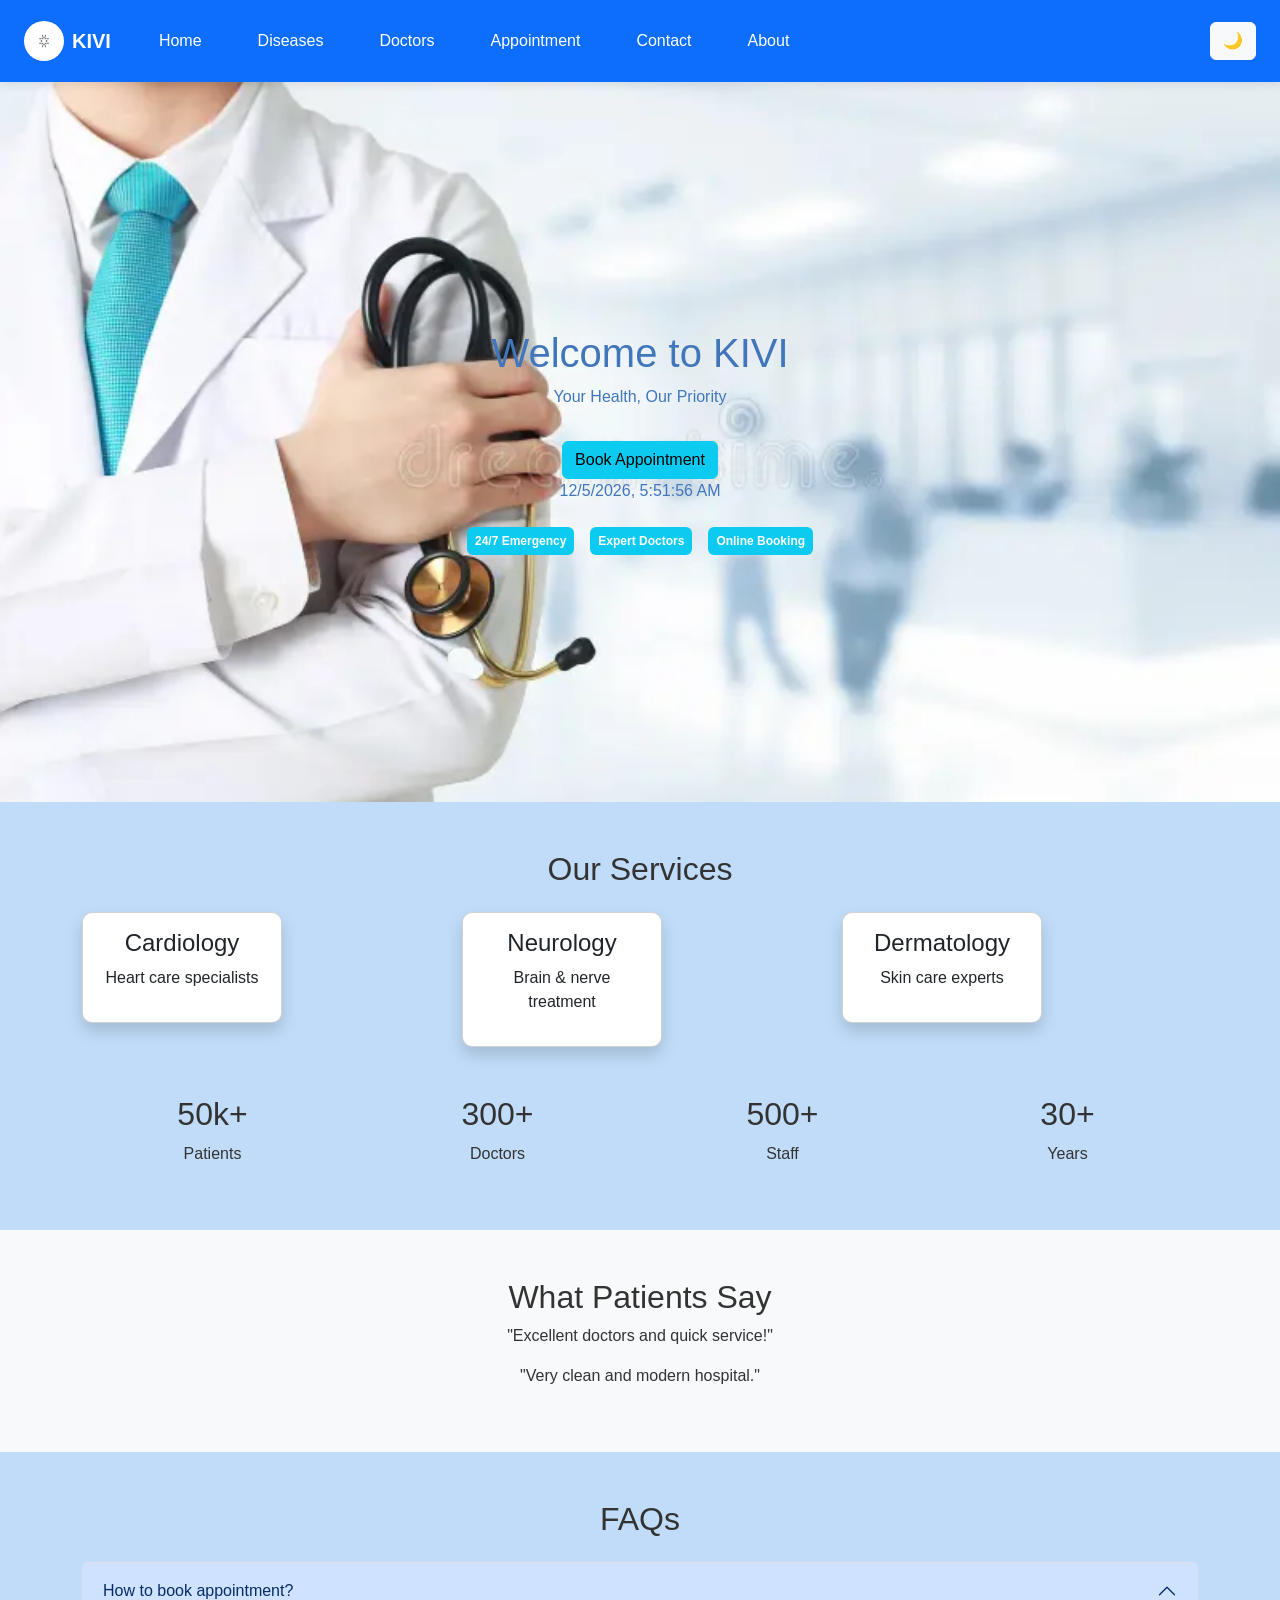
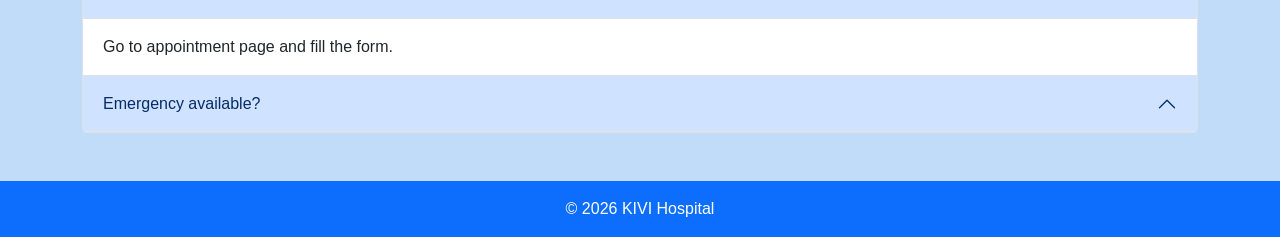
<file: index.html>
<!DOCTYPE html>
<html lang="en">
<head>
<meta charset="UTF-8">
<meta name="viewport" content="width=device-width, initial-scale=1.0">

<title>Kivi Hospital</title>

<!-- Bootstrap -->
<link href="https://cdn.jsdelivr.net/npm/bootstrap@5.3.2/dist/css/bootstrap.min.css" rel="stylesheet">
<link rel="stylesheet" href="style.css">

</head>

<body>

<!-- NAVBAR -->
<nav class="navbar navbar-expand-lg navbar-dark bg-primary px-4">

  <a class="navbar-brand d-flex align-items-center gap-2" href="#">
    <img src="logo.jpg" width="40" height="40">
    <span class="fw-bold">KIVI</span>
  </a>

  <button class="navbar-toggler" data-bs-toggle="collapse" data-bs-target="#nav">
    <span class="navbar-toggler-icon"></span>
  </button>

  <div class="collapse navbar-collapse justify-content-center" id="nav">
    <ul class="navbar-nav gap-3">
      <li><a class="nav-link active" href="index.html">Home</a></li>
      <li><a class="nav-link" href="diseases.html">Diseases</a></li>
      <li><a class="nav-link" href="doctors.html">Doctors</a></li>
      <li><a class="nav-link" href="appointment.html">Appointment</a></li>
      <li><a class="nav-link" href="contact.html">Contact</a></li>
      <li><a class="nav-link" href="about.html">About</a></li>
    </ul>
    <button onclick="toggleTheme()" class="btn btn-light ms-auto">
  🌙
</button>

  </div>

</nav>

<!-- HERO -->
<section class="hero">
  <div class="container">
    <h1>Welcome to KIVI</h1>
    <p>Your Health, Our Priority</p>

    <a href="appointment.html" class="btn btn-info mt-3">Book Appointment</a>
    <p id="dateTime"></p>
    <!-- Highlights -->
    <div class="mt-4 d-flex justify-content-center gap-3 flex-wrap">
      <span class="badge bg-info p-2">24/7 Emergency</span>
      <span class="badge bg-info p-2">Expert Doctors</span>
      <span class="badge bg-info p-2">Online Booking</span>
    </div>

  </div>
</section>

<!-- SERVICES -->
<section class="container text-center my-5">
  <h2>Our Services</h2>
  <div class="row mt-4">

    <div class="col-md-4">
      <div class="card p-3 shadow">
        <h4>Cardiology</h4>
        <p>Heart care specialists</p>
      </div>
    </div>

    <div class="col-md-4">
      <div class="card p-3 shadow">
        <h4>Neurology</h4>
        <p>Brain & nerve treatment</p>
      </div>
    </div>

    <div class="col-md-4">
      <div class="card p-3 shadow">
        <h4>Dermatology</h4>
        <p>Skin care experts</p>
      </div>
    </div>

  </div>
</section>

<!-- STATS -->
<section class="container text-center my-5">
  <div class="row">

    <div class="col-md-3">
      <h2 id="patients">50k+</h2>
      <p>Patients</p>
    </div>

    <div class="col-md-3">
      <h2 id="doctorsCount">300+</h2>
      <p>Doctors</p>
    </div>

    <div class="col-md-3">
      <h2 id="staff">500+</h2>
      <p>Staff</p>
    </div>

    <div class="col-md-3">
      <h2 id="years">30+</h2>
      <p>Years</p>
    </div>

  </div>
</section>

<!-- TESTIMONIALS -->
<section class="bg-light text-center p-5">
  <h2>What Patients Say</h2>
  <p>"Excellent doctors and quick service!"</p>
  <p>"Very clean and modern hospital."</p>
</section>

<!-- FAQ -->
<section class="container my-5">
  <h2 class="text-center mb-4">FAQs</h2>

  <div class="accordion" id="faq">

    <div class="accordion-item">
      <button class="accordion-button" data-bs-toggle="collapse" data-bs-target="#q1">
        How to book appointment?
      </button>
      <div id="q1" class="collapse show">
        <div class="accordion-body">
          Go to appointment page and fill the form.
        </div>
      </div>
    </div>

    <div class="accordion-item">
      <button class="accordion-button" data-bs-toggle="collapse" data-bs-target="#q2">
        Emergency available?
      </button>
      <div id="q2" class="collapse">
        <div class="accordion-body">
          Yes, 24/7 emergency service.
        </div>
      </div>
    </div>

  </div>
</section>

<!-- FOOTER -->
<footer class="bg-primary text-white text-center p-3">
  © 2026 KIVI Hospital
</footer>

<!-- Bootstrap JS -->
<script src="https://cdn.jsdelivr.net/npm/bootstrap@5.3.2/dist/js/bootstrap.bundle.min.js"></script>
<script>
function toggleTheme(){
  document.body.classList.toggle("dark");

  // Save preference
  if(document.body.classList.contains("dark")){
    localStorage.setItem("theme","dark");
  } else {
    localStorage.setItem("theme","light");
  }
}

// Load saved theme
window.onload = function(){
  if(localStorage.getItem("theme") === "dark"){
    document.body.classList.add("dark");
  }
}
function showTime(){
  let now = new Date();
  document.getElementById("dateTime").innerText = now.toLocaleString();
}

setInterval(showTime, 1000);


</script>


</body>
</html>
</file>
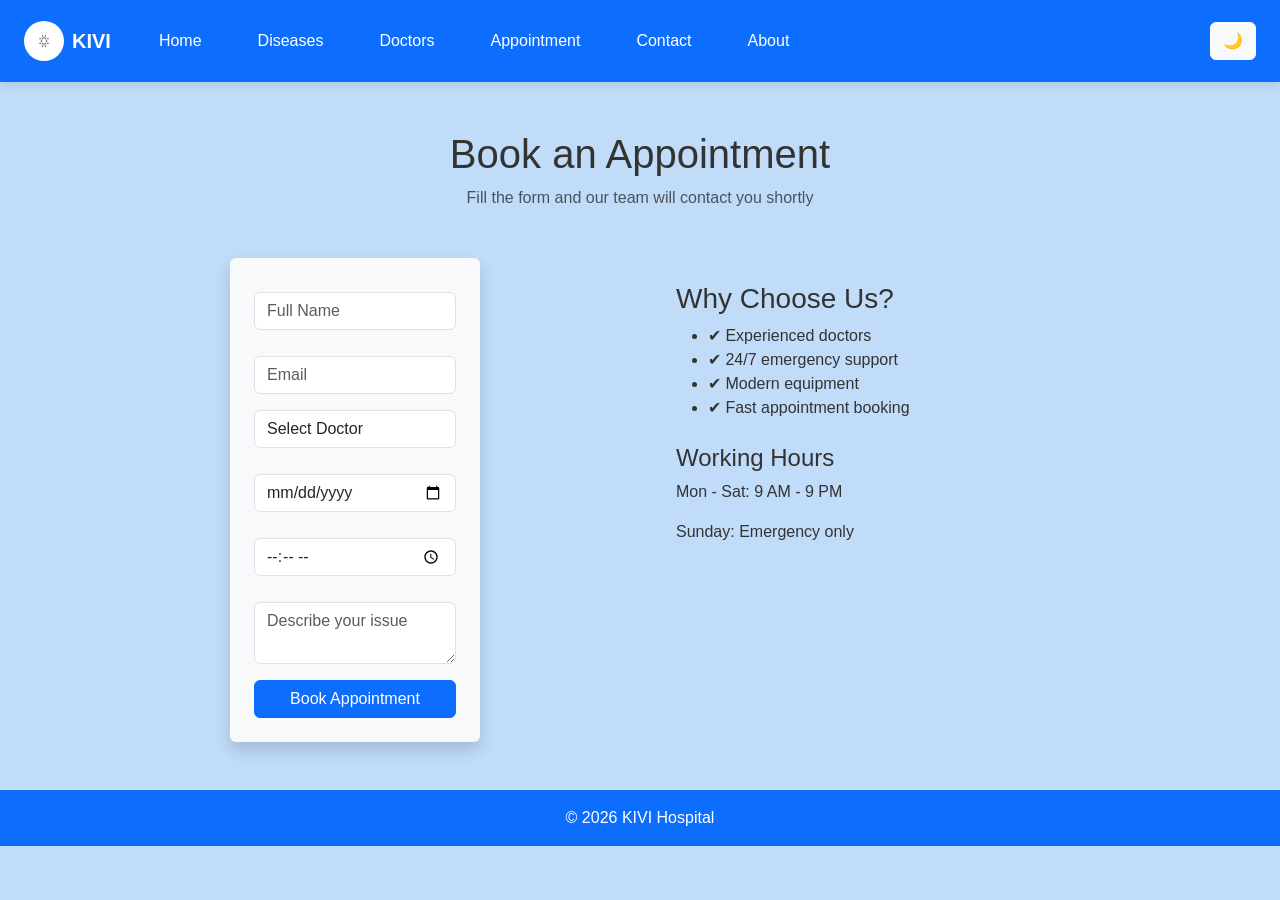
<file: appointment.html>
<!DOCTYPE html>
<html lang="en">
<head>
<meta charset="UTF-8">
<meta name="viewport" content="width=device-width, initial-scale=1.0">

<title>Book Appointment</title>
<!-- Bootstrap -->
<link href="https://cdn.jsdelivr.net/npm/bootstrap@5.3.2/dist/css/bootstrap.min.css" rel="stylesheet">

<link rel="stylesheet" href="style.css">
<script defer src="appointments.js"></script>
</head>

<body>
<!-- NAVBAR -->
<nav class="navbar navbar-expand-lg navbar-dark bg-primary px-4">

  <a class="navbar-brand d-flex align-items-center gap-2" href="#">
    <img src="logo.jpg" width="40" height="40">
    <span class="fw-bold">KIVI</span>
  </a>

  <button class="navbar-toggler" data-bs-toggle="collapse" data-bs-target="#nav">
    <span class="navbar-toggler-icon"></span>
  </button>

  <div class="collapse navbar-collapse justify-content-center" id="nav">
    <ul class="navbar-nav gap-3">
      <li><a class="nav-link active" href="index.html">Home</a></li>
      <li><a class="nav-link" href="diseases.html">Diseases</a></li>
      <li><a class="nav-link" href="doctors.html">Doctors</a></li>
      <li><a class="nav-link" href="appointment.html">Appointment</a></li>
      <li><a class="nav-link" href="contact.html">Contact</a></li>
      <li><a class="nav-link" href="about.html">About</a></li>
    </ul>
     <button onclick="toggleTheme()" class="btn btn-light ms-auto">
  🌙
</button>

  </div>

</nav>
<!-- HEADER -->
<div class="container text-center my-5">
  <h1>Book an Appointment</h1>
  <p class="text-muted">Fill the form and our team will contact you shortly</p>
</div>

<!-- FORM + INFO -->
<div class="container">
  <div class="row">

    <!-- FORM -->
    <div class="col-md-6">
      <form onsubmit="return validateForm() && confirmBooking()" id="form" class="shadow p-4 bg-light rounded">

        <input type="text" id="name" class="form-control mb-3" placeholder="Full Name">

        <input type="email" id="email" class="form-control mb-3" placeholder="Email">

        <select id="doctor" class="form-control mb-3">
          <option>Select Doctor</option>
          <option>Cardiologist</option>
          <option>Neurologist</option>
          <option>Dermatologist</option>
        </select>

        <input type="date" id="date" class="form-control mb-3">
        <input type="time" id="time" class="form-control mb-3">

        <textarea class="form-control mb-3" placeholder="Describe your issue"></textarea>

        <button class="btn btn-primary w-100">Book Appointment</button>
      </form>
    </div>

    <!-- INFO SECTION -->
    <div class="col-md-6">
      <div class="p-4">
        <h3>Why Choose Us?</h3>
        <ul>
          <li>✔ Experienced doctors</li>
          <li>✔ 24/7 emergency support</li>
          <li>✔ Modern equipment</li>
          <li>✔ Fast appointment booking</li>
        </ul>

        <h4 class="mt-4">Working Hours</h4>
        <p>Mon - Sat: 9 AM - 9 PM</p>
        <p>Sunday: Emergency only</p>
      </div>
    </div>

  </div>
</div>

<!-- FOOTER -->
<footer class="bg-primary text-white text-center p-3 mt-5">
  © 2026 KIVI Hospital
</footer>

</body>
</html>
</file>
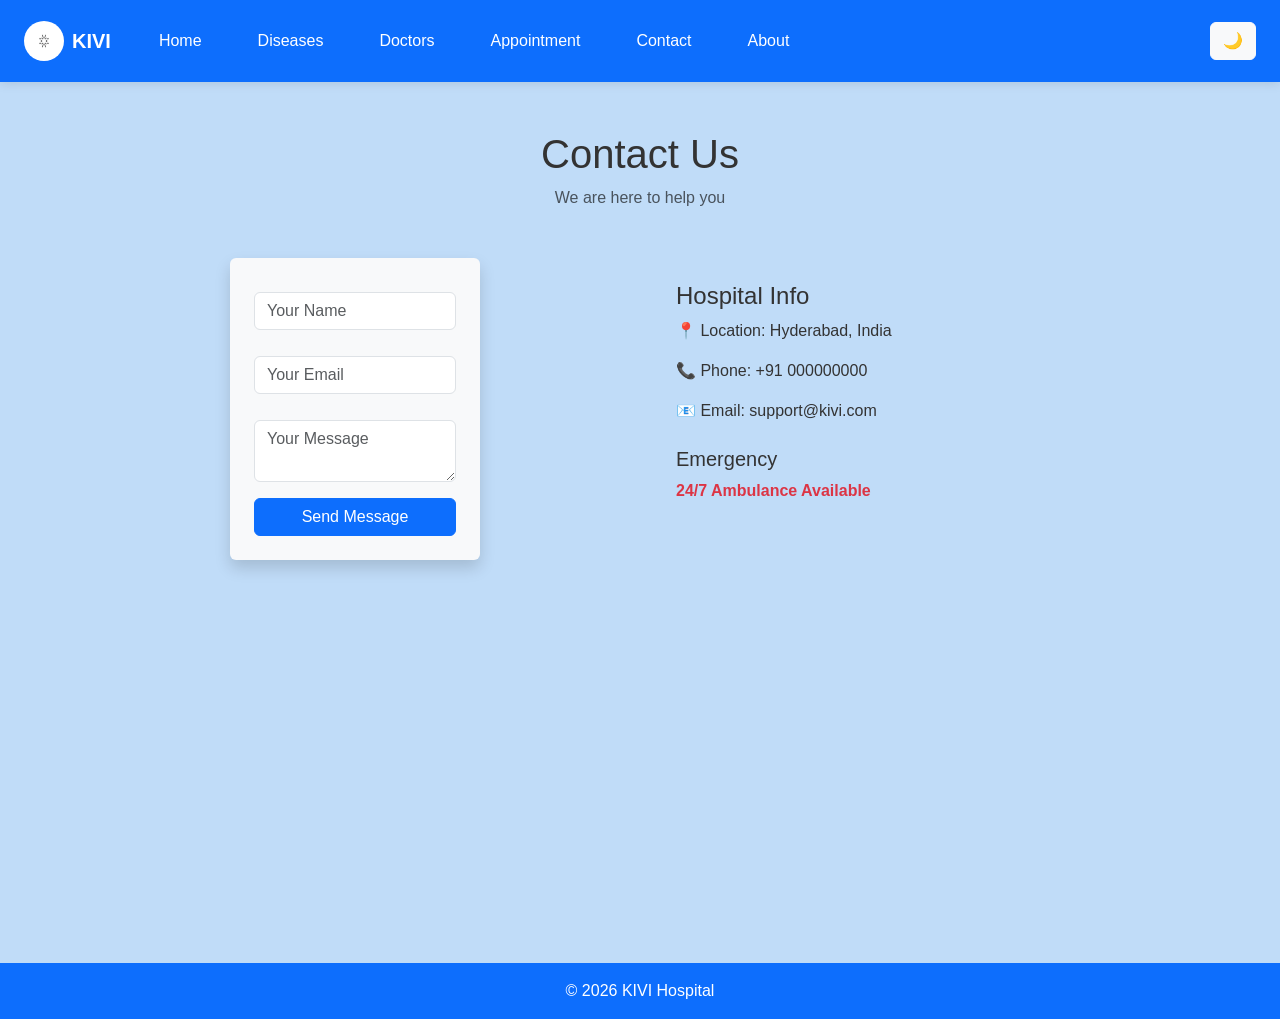
<file: contact.html>
<!DOCTYPE html>
<html lang="en">
<head>
<meta charset="UTF-8">
<meta name="viewport" content="width=device-width, initial-scale=1.0">

<title>Contact Us</title>

<!-- Bootstrap -->
<link href="https://cdn.jsdelivr.net/npm/bootstrap@5.3.2/dist/css/bootstrap.min.css" rel="stylesheet">

<link rel="stylesheet" href="style.css">
</head>

<body>
  <!-- NAVBAR -->
<nav class="navbar navbar-expand-lg navbar-dark bg-primary px-4">

  <a class="navbar-brand d-flex align-items-center gap-2" href="#">
    <img src="logo.jpg" width="40" height="40">
    <span class="fw-bold">KIVI</span>
  </a>

  <button class="navbar-toggler" data-bs-toggle="collapse" data-bs-target="#nav">
    <span class="navbar-toggler-icon"></span>
  </button>

  <div class="collapse navbar-collapse justify-content-center" id="nav">
    <ul class="navbar-nav gap-3">
      <li><a class="nav-link active" href="index.html">Home</a></li>
      <li><a class="nav-link" href="diseases.html">Diseases</a></li>
      <li><a class="nav-link" href="doctors.html">Doctors</a></li>
      <li><a class="nav-link" href="appointment.html">Appointment</a></li>
      <li><a class="nav-link" href="contact.html">Contact</a></li>
      <li><a class="nav-link" href="about.html">About</a></li>
    </ul>
     <button onclick="toggleTheme()" class="btn btn-light ms-auto">
  🌙
</button>

  </div>

</nav>
<!-- HEADER -->
<div class="container text-center my-5">
  <h1>Contact Us</h1>
  <p class="text-muted">We are here to help you</p>
</div>

<div class="container">
  <div class="row">

    <!-- CONTACT FORM -->
    <div class="col-md-6">
      <form class="shadow p-4 bg-light rounded">

        <input type="text" class="form-control mb-3" placeholder="Your Name" required>
        <input type="email" class="form-control mb-3" placeholder="Your Email" required>

        <textarea class="form-control mb-3" placeholder="Your Message"></textarea>

        <button class="btn btn-primary w-100">Send Message</button>
      </form>
    </div>

    <!-- CONTACT INFO -->
    <div class="col-md-6">
      <div class="p-4">
        <h4>Hospital Info</h4>
        <p>📍 Location: Hyderabad, India</p>
        <p>📞 Phone: +91 000000000</p>
        <p>📧 Email: support@kivi.com</p>

        <h5 class="mt-4">Emergency</h5>
        <p class="text-danger fw-bold">24/7 Ambulance Available</p>
      </div>
    </div>

  </div>

  <!-- MAP -->
  <div class="mt-5">
    <iframe 
      src="https://maps.google.com/maps?q=delhi&t=&z=13&ie=UTF8&iwloc=&output=embed"
      width="100%" height="300">
    </iframe>
  </div>

</div>

<!-- FOOTER -->
<footer class="bg-primary text-white text-center p-3 mt-5">
  © 2026 KIVI Hospital
</footer>
<script>
function toggleTheme(){
  document.body.classList.toggle("dark");

  // Save preference
  if(document.body.classList.contains("dark")){
    localStorage.setItem("theme","dark");
  } else {
    localStorage.setItem("theme","light");
  }
}

// Load saved theme
window.onload = function(){
  if(localStorage.getItem("theme") === "dark"){
    document.body.classList.add("dark");
  }
}

</script>
</body>
</html>
</file>
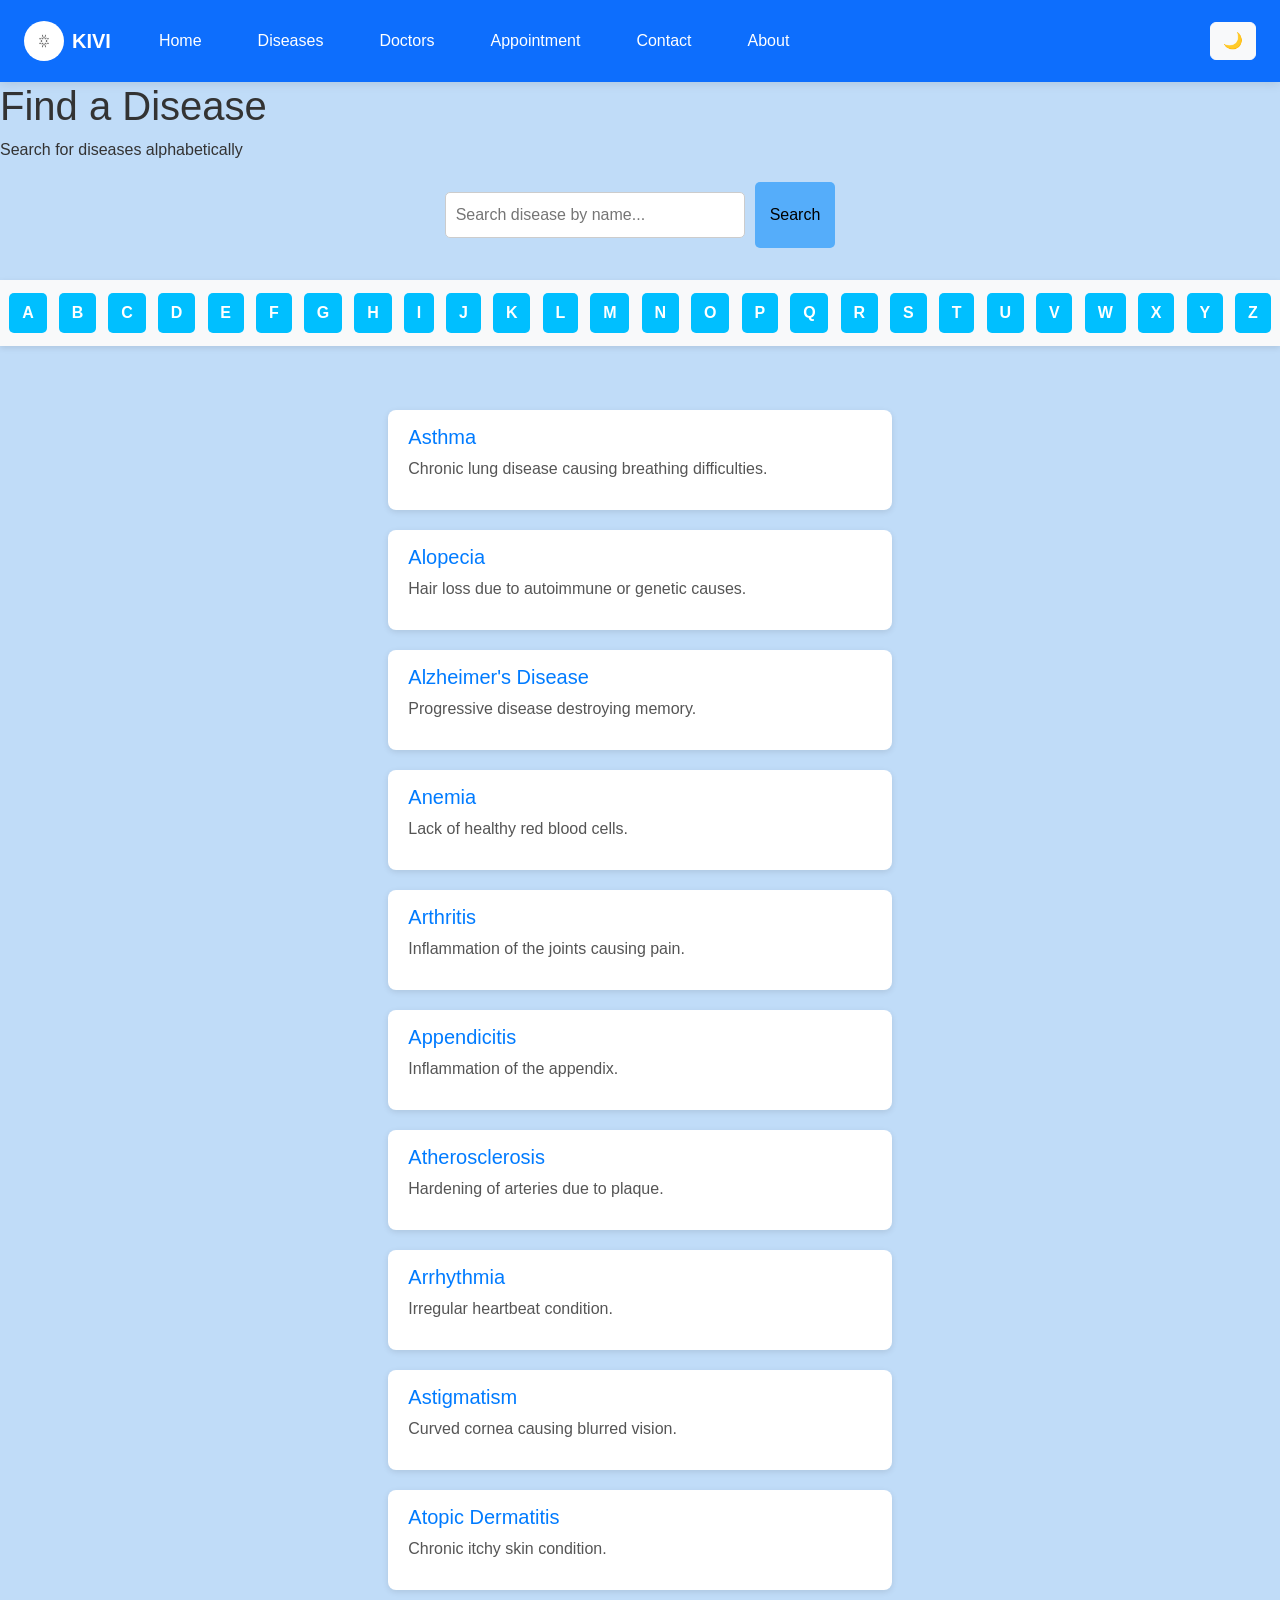
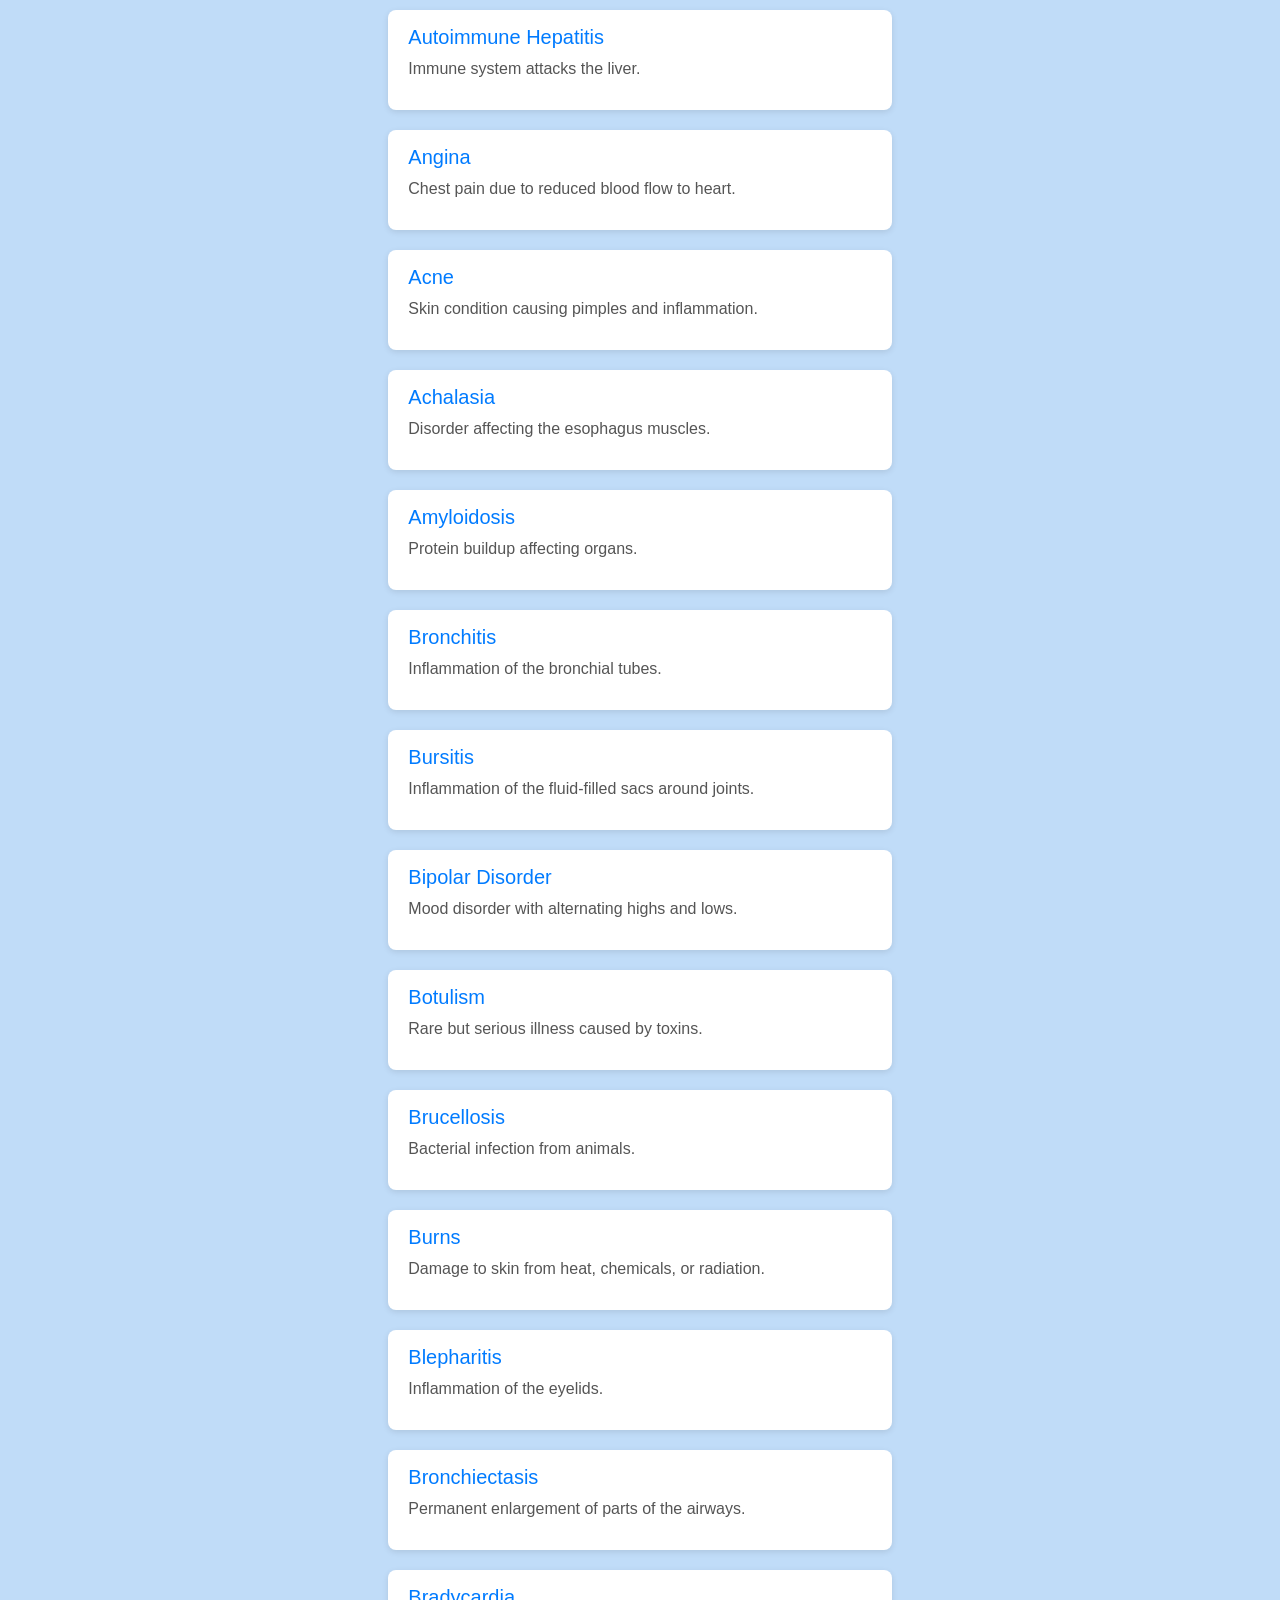
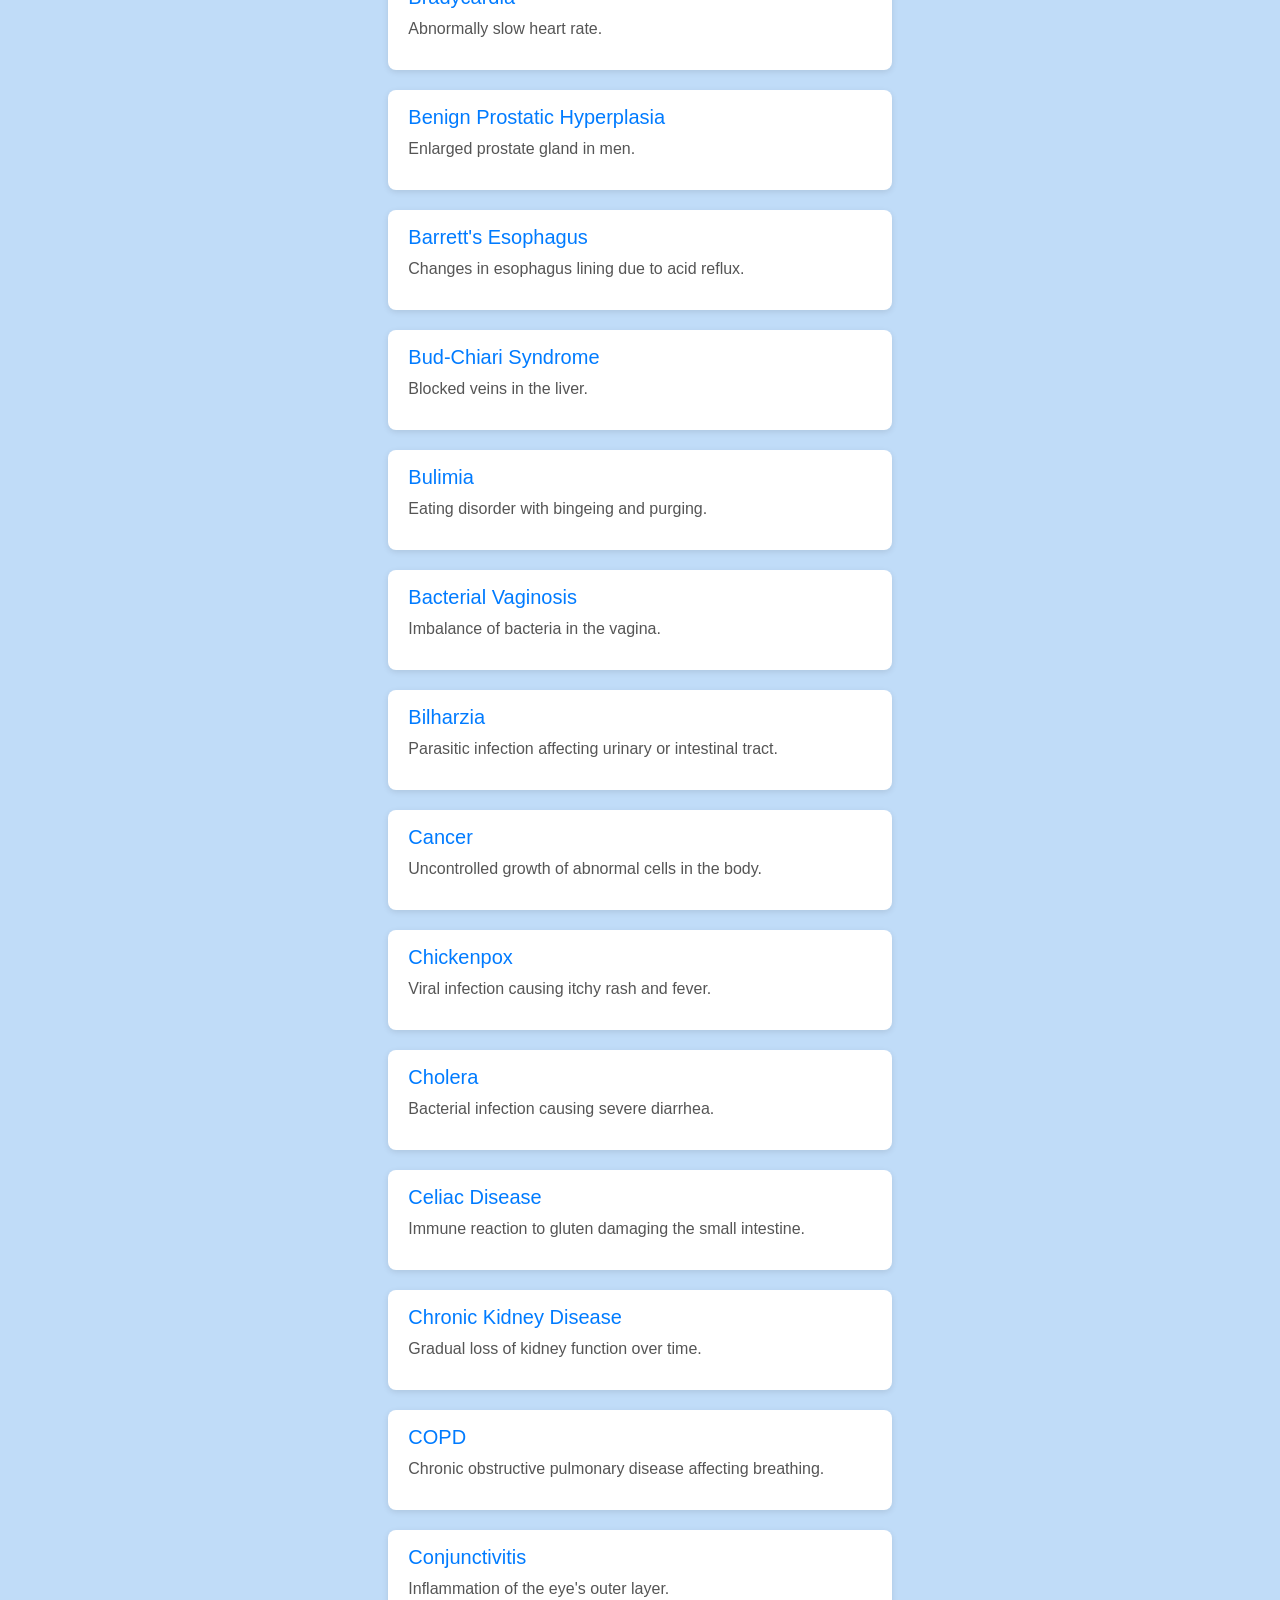
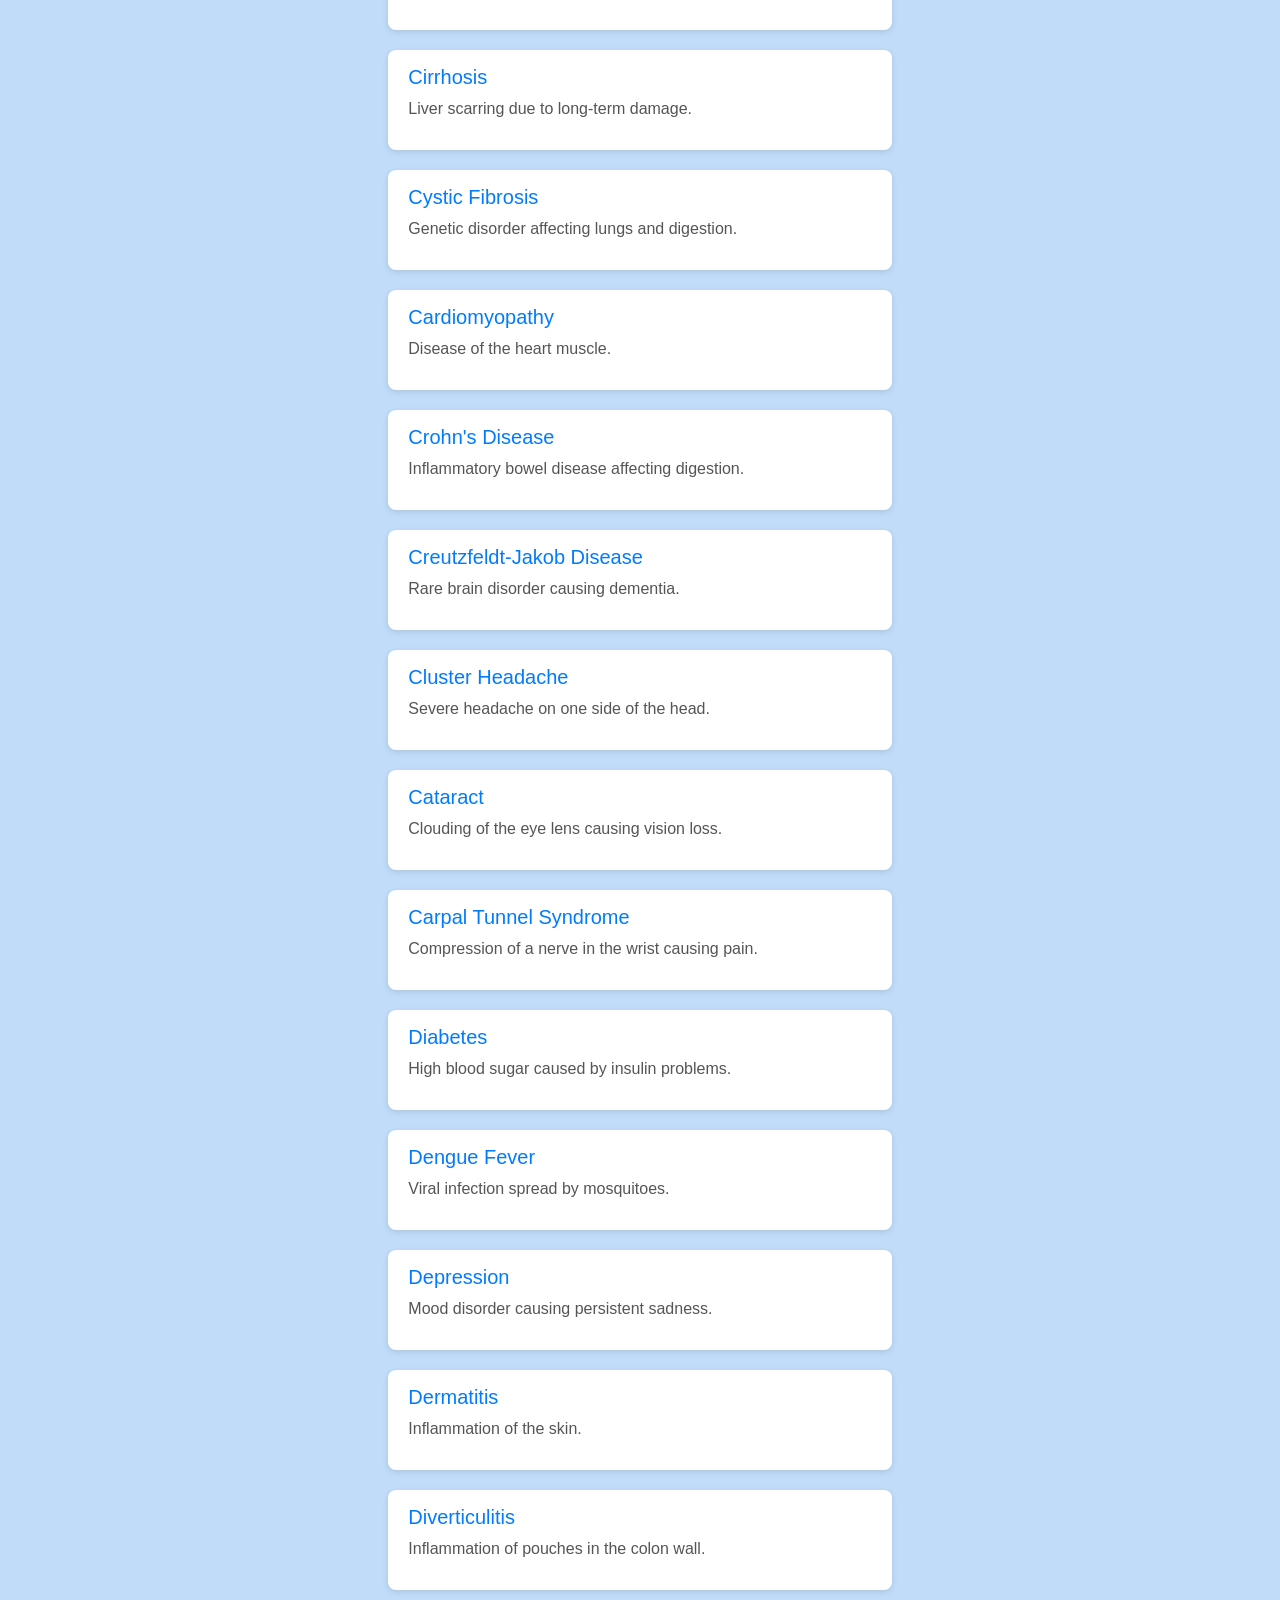
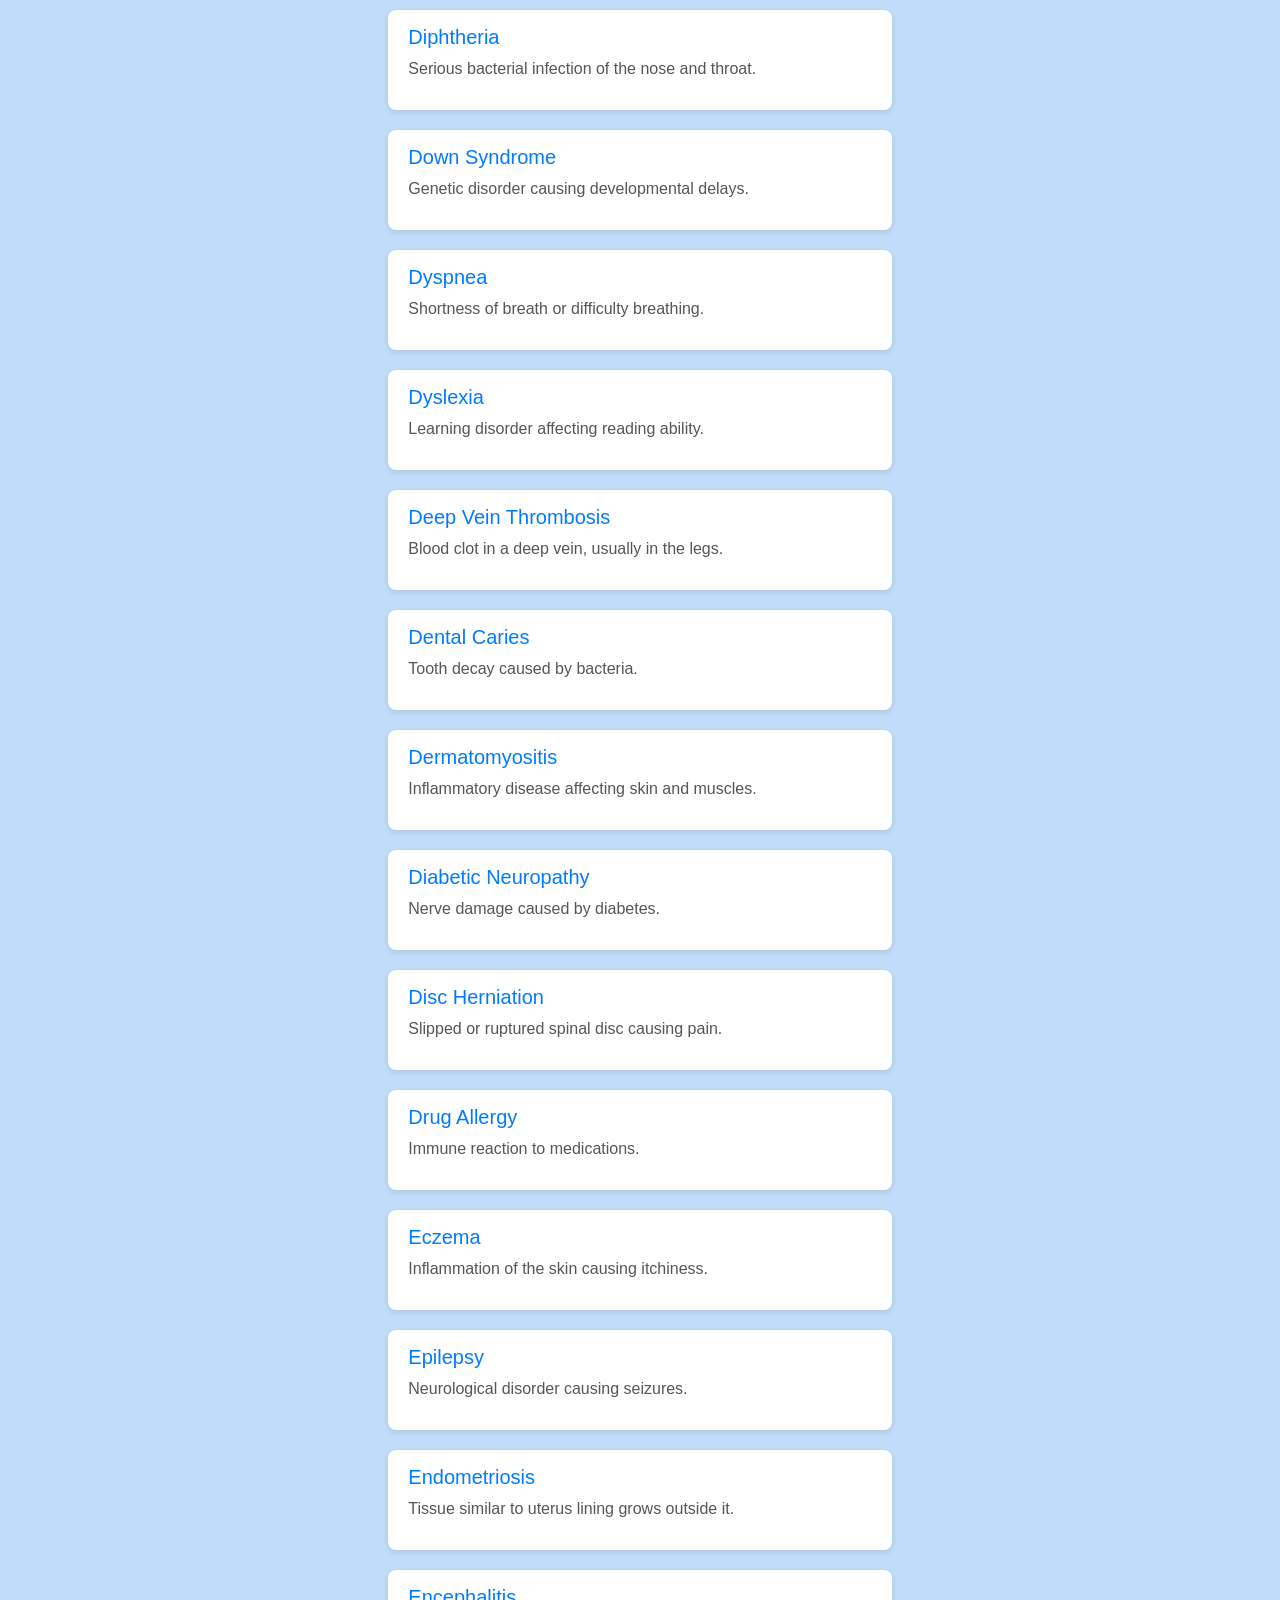
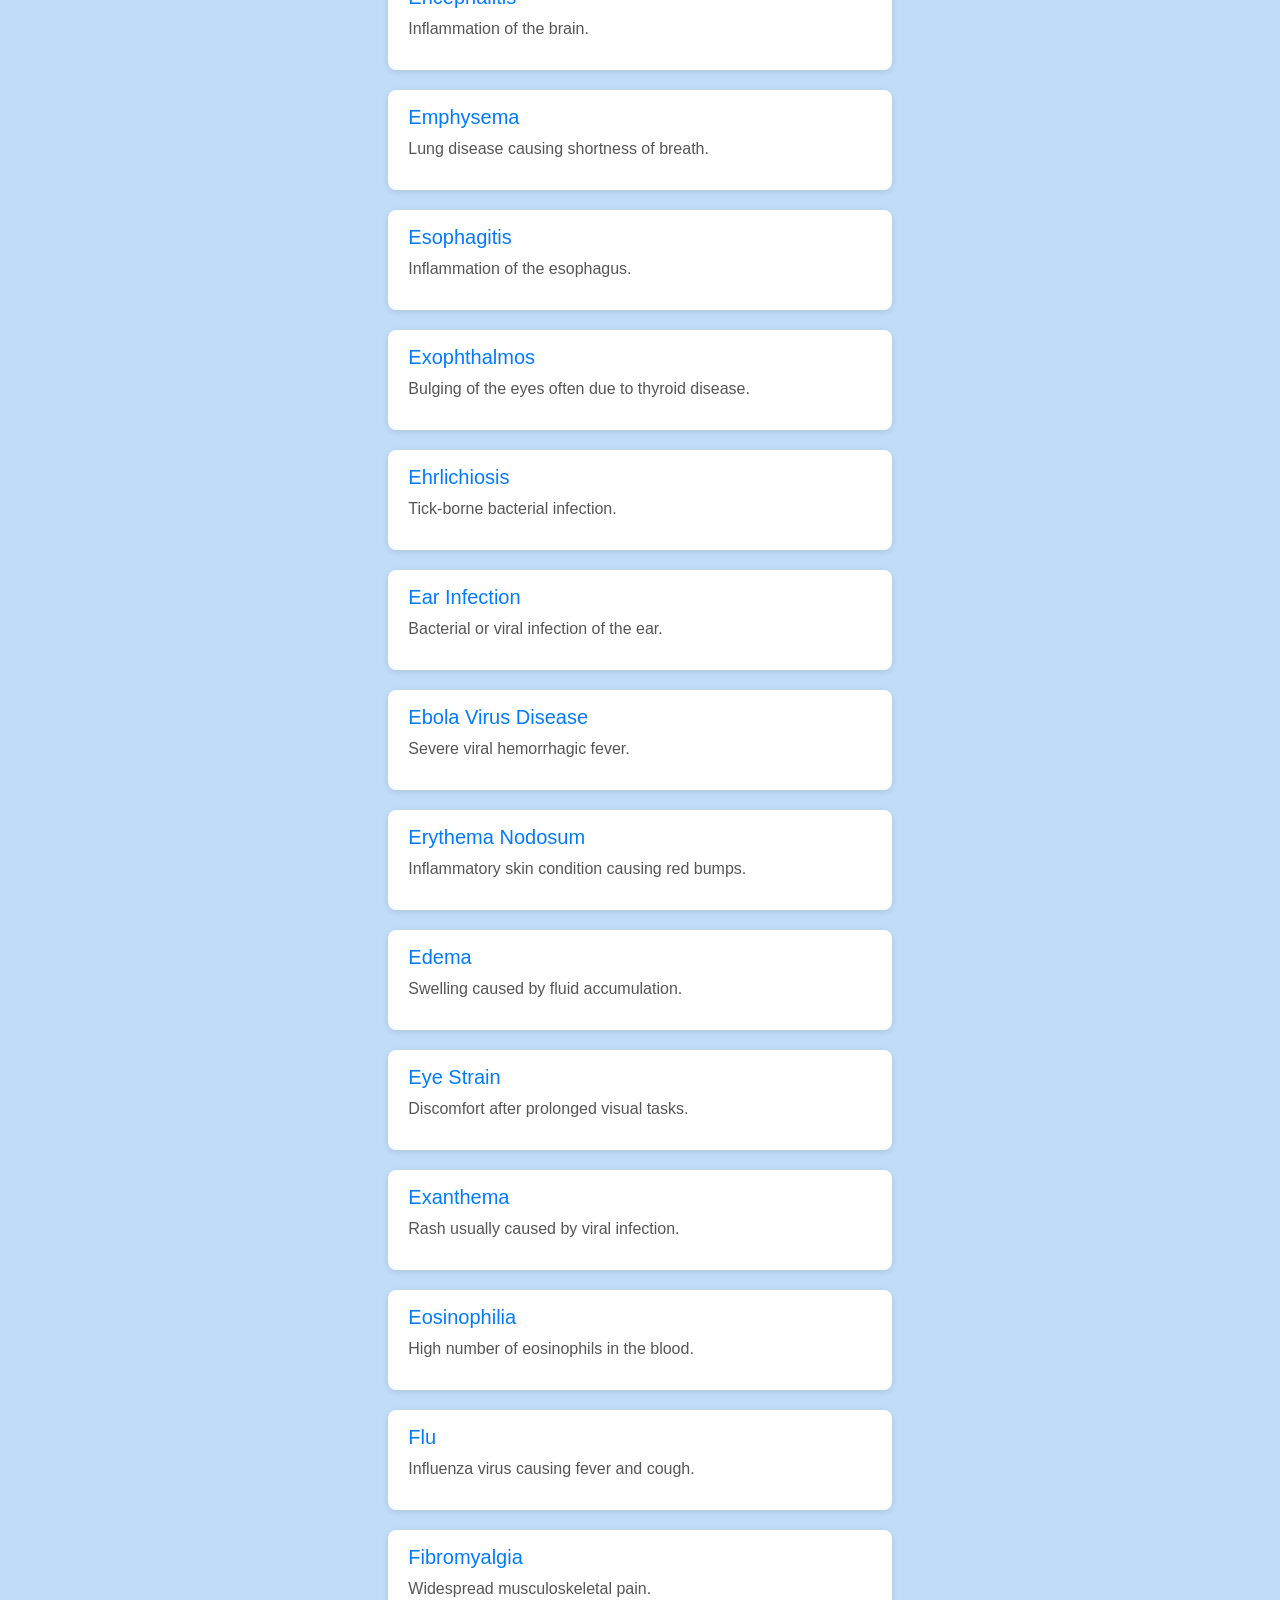
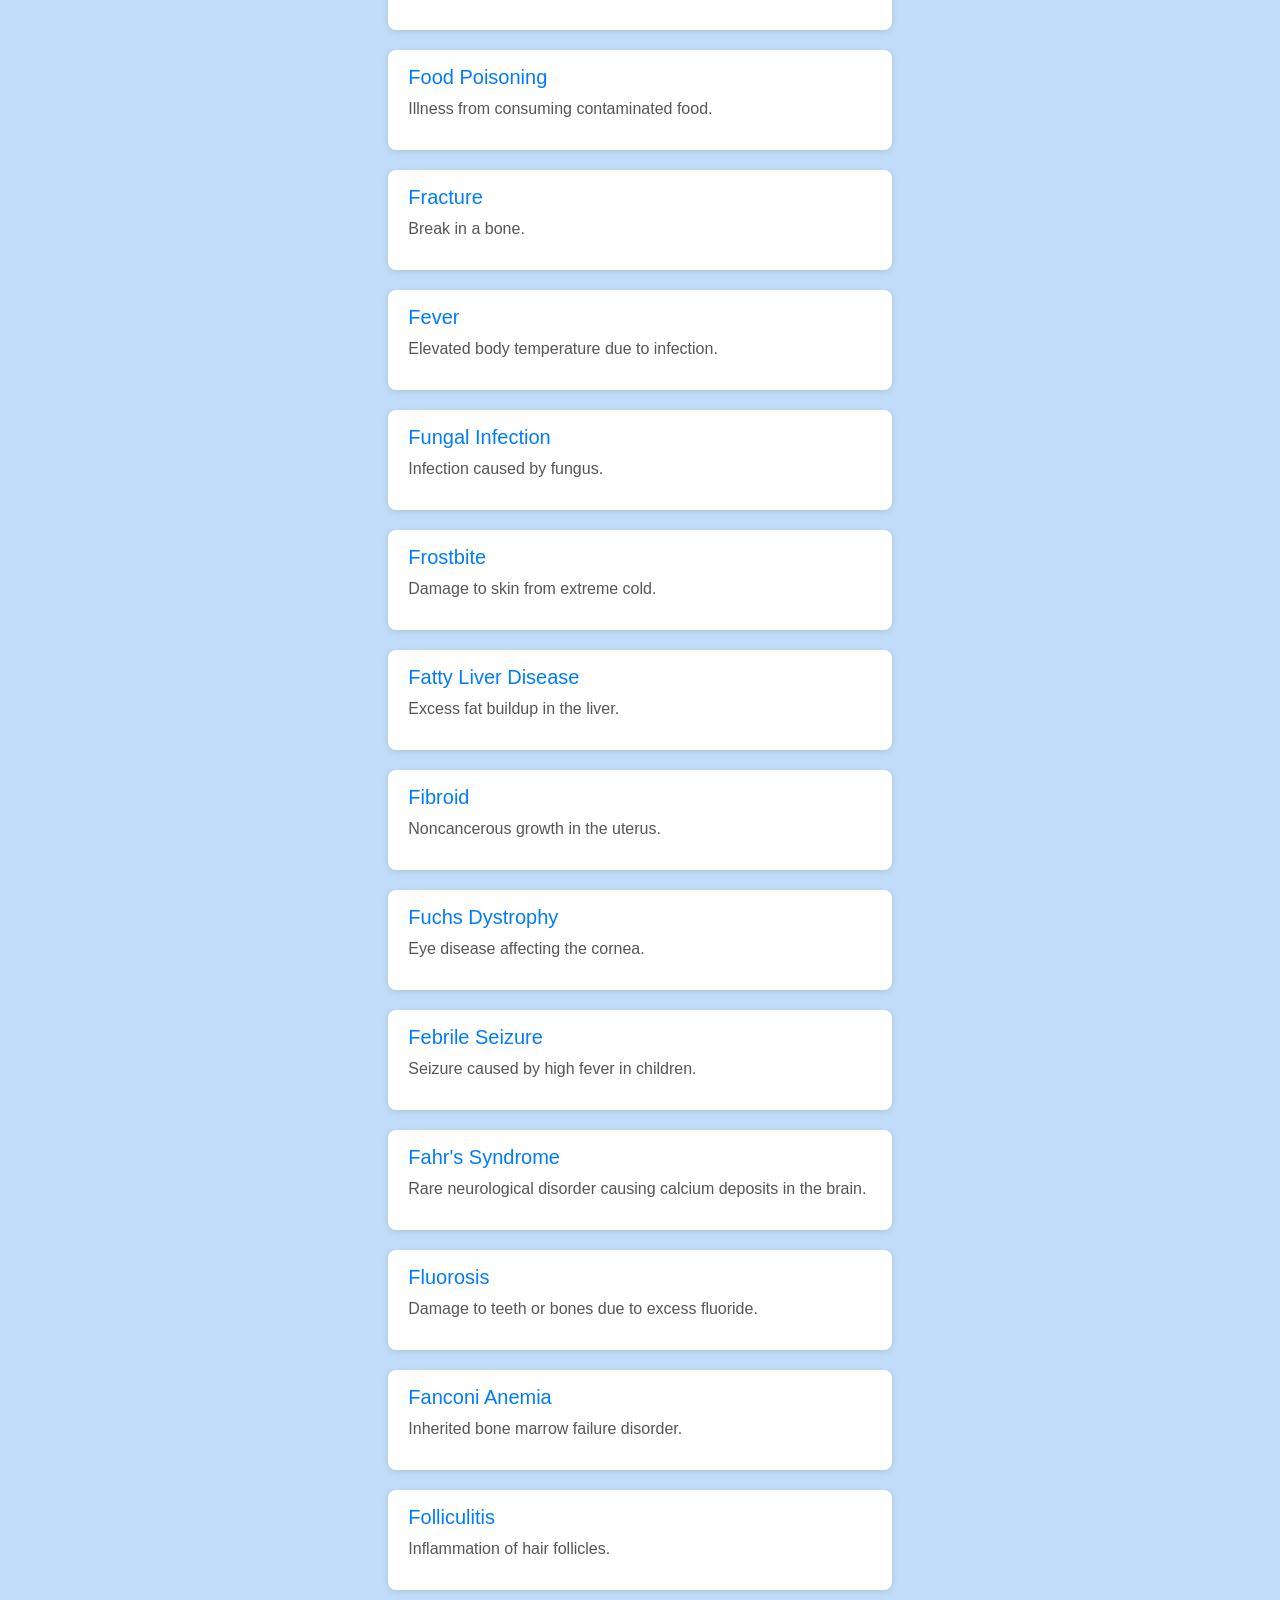
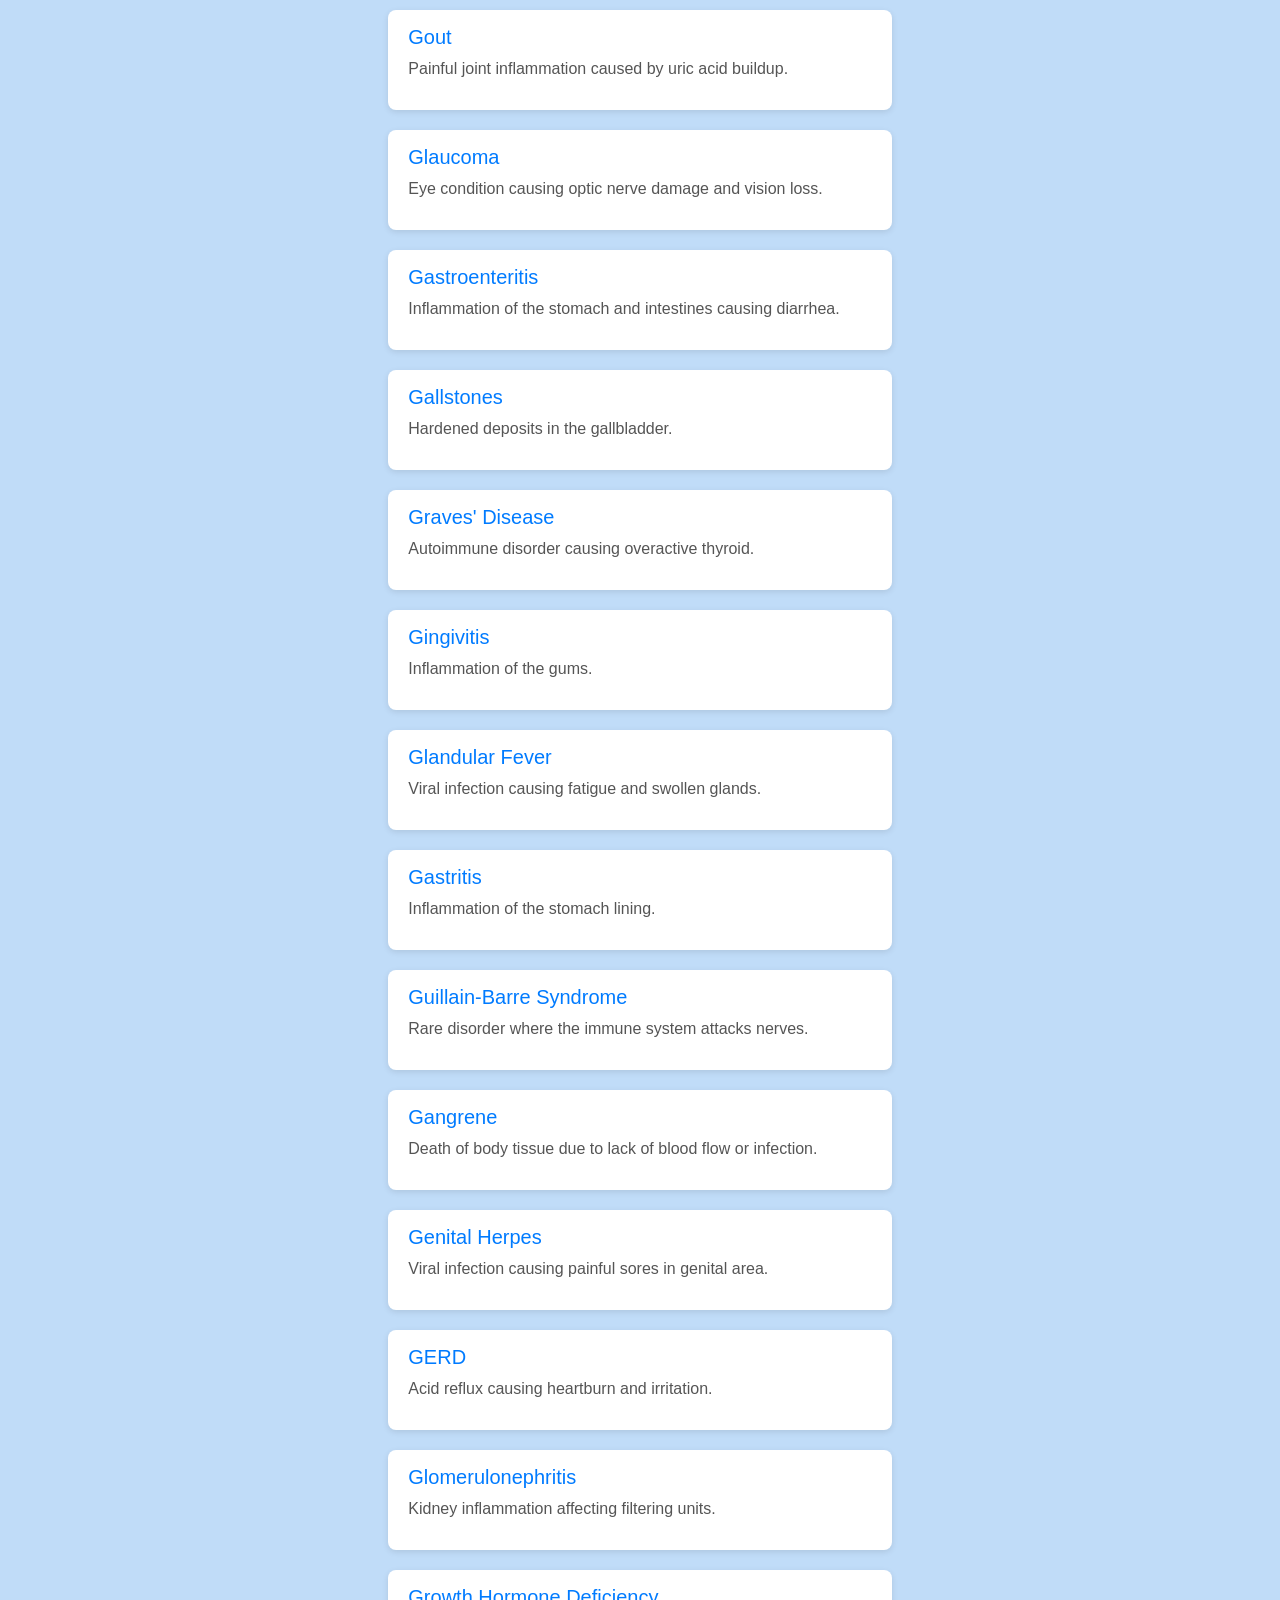
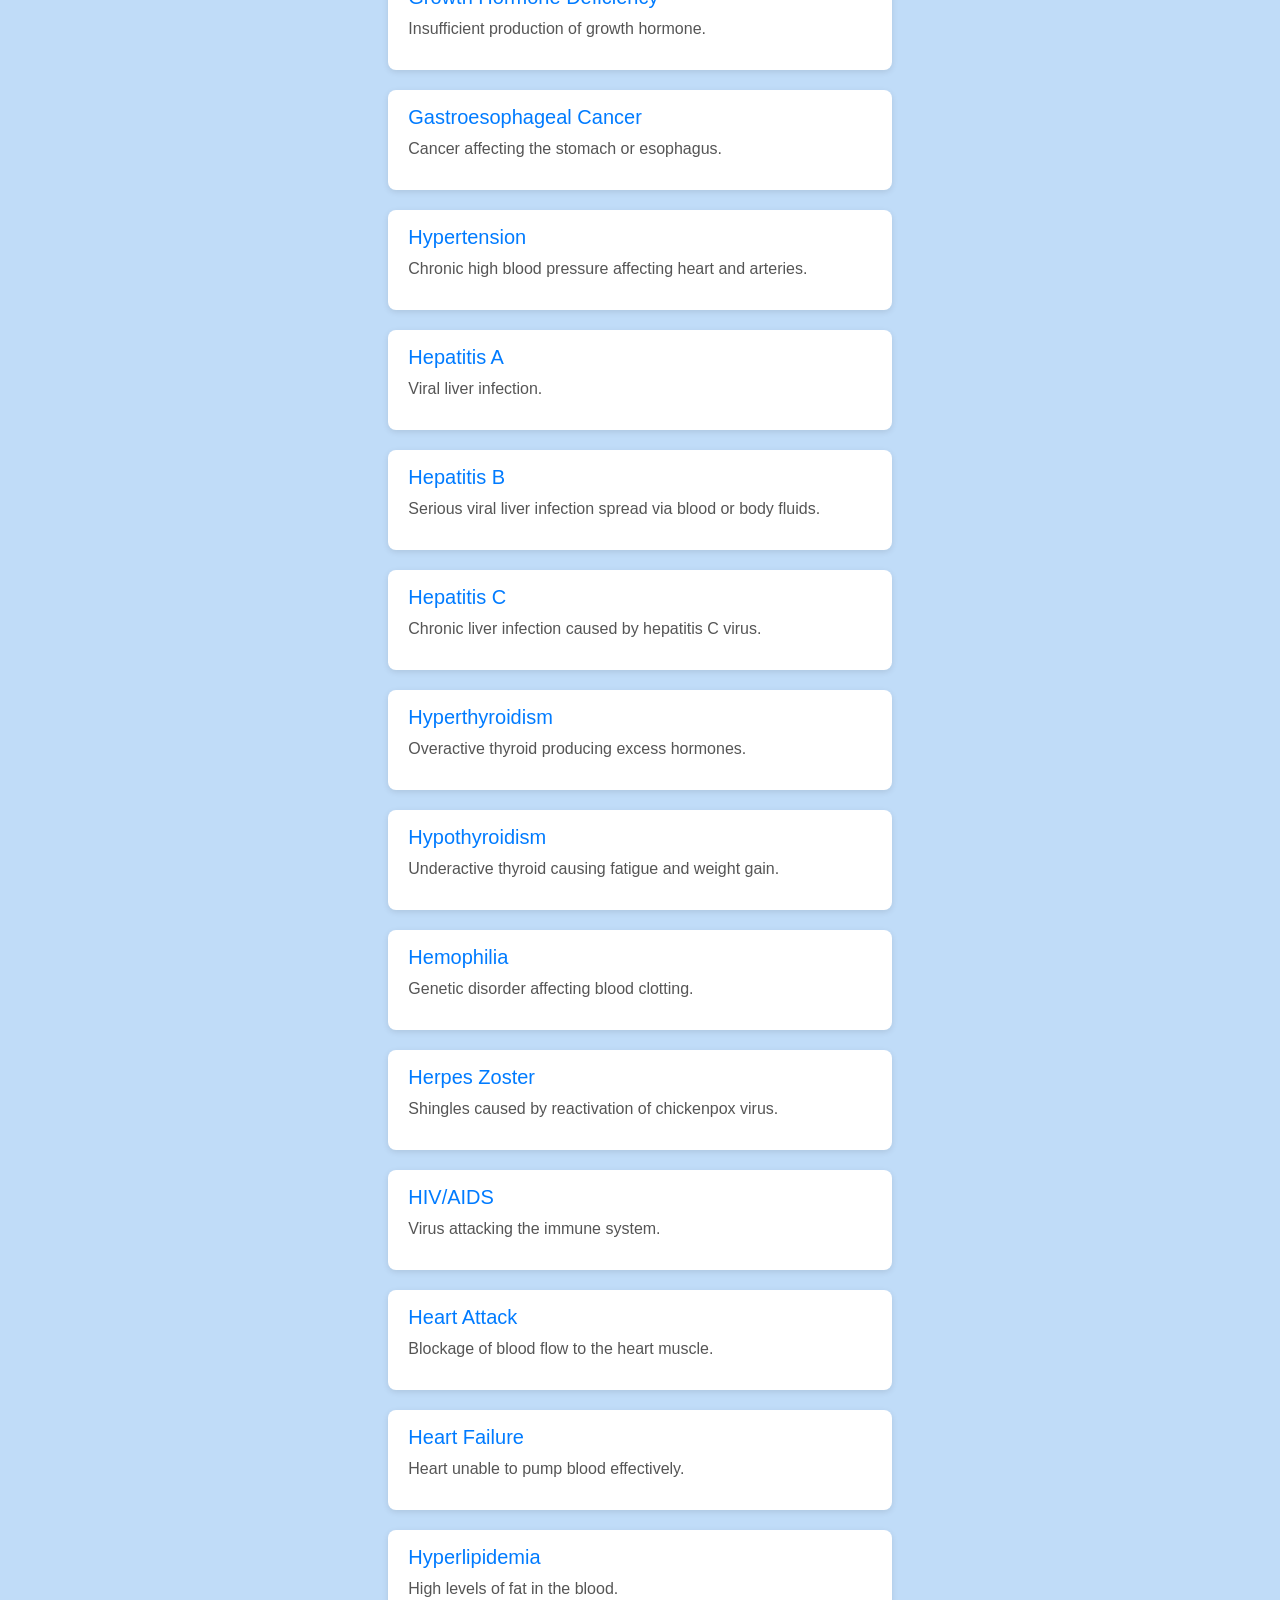
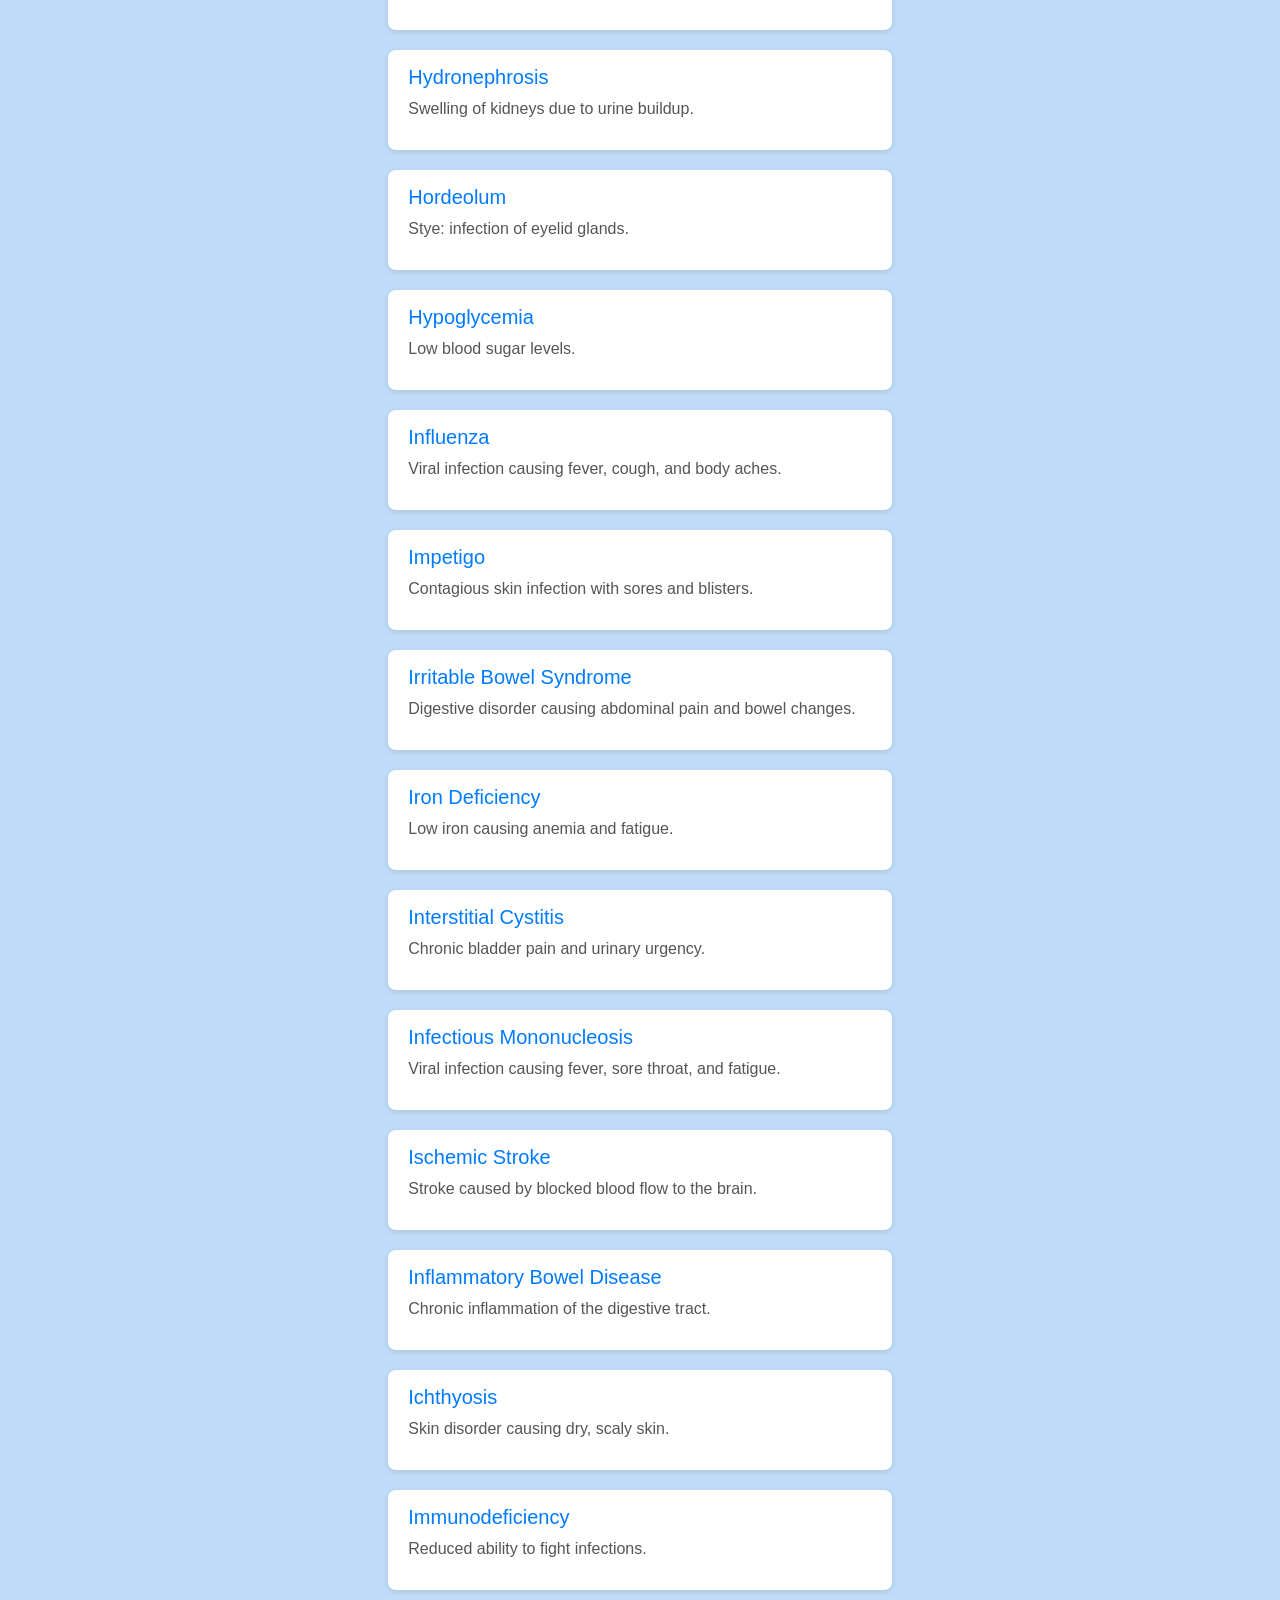
<file: diseases.html>
<!DOCTYPE html>
<html lang="en">
<head>
  <head>
  <meta charset="UTF-8">
  <meta name="viewport" content="width=device-width, initial-scale=1.0">
  <title>Diseases | KIVI</title>

  <!-- Bootstrap CSS -->
  <link href="https://cdn.jsdelivr.net/npm/bootstrap@5.3.2/dist/css/bootstrap.min.css" rel="stylesheet">

  <!-- Your CSS -->
  <link rel="stylesheet" href="style.css">

  <!-- JS -->
  <script defer src="diseases.js"></script>
</head>

</head>
<body>
<nav class="navbar navbar-expand-lg navbar-dark bg-primary px-4">

  <a class="navbar-brand d-flex align-items-center gap-2" href="#" >
    <img src="logo.jpg" width="40" height="40">
    <span class="fw-bold">KIVI</span>
  </a>

  <button class="navbar-toggler" data-bs-toggle="collapse" data-bs-target="#nav">
    <span class="navbar-toggler-icon"></span>
  </button>

  <div class="collapse navbar-collapse justify-content-center" id="nav">
    <ul class="navbar-nav gap-3">
      <li><a class="nav-link active" href="index.html">Home</a></li>
      <li><a class="nav-link" href="diseases.html">Diseases</a></li>
      <li><a class="nav-link" href="doctors.html">Doctors</a></li>
      <li><a class="nav-link" href="appointment.html">Appointment</a></li>
      <li><a class="nav-link" href="contact.html">Contact</a></li>
      <li><a class="nav-link" href="about.html">About</a></li>
    </ul>
     <button onclick="toggleTheme()" class="btn btn-light ms-auto">
  🌙
    </button>

  </div>

</nav>
  <!-- Page Title -->
  <section class="page-title">
    <h1>Find a Disease</h1>
    <p>Search for diseases alphabetically</p>
  </section>
  <div class="search-container">
  <input type="text" id="diseaseSearch" placeholder="Search disease by name..." />
  <button id="searchBtn">Search</button>
</div>

<div id="diseaseList">
  <!-- Your A-Z letters and disease links go here -->
</div>


  <!-- Alphabet Filter -->
  <section class="alphabet-filter">
    <div class="letters">
      <!-- A-Z buttons will be generated by JS -->
    </div>
  </section>

  <!-- Diseases List -->
  <section class="disease-list">
    <div class="diseases">
      <!-- Disease cards will be displayed here -->
    </div>
  </section>
</body>
</html>
</file>
<file: style.css>
/* Reset & basics */
* {
  margin: 0;
  padding: 0;
  box-sizing: border-box;
  font-family: 'Segoe UI', sans-serif;
}
body {
  background-color: #c0dcf8;
  color: #333;
}
.hero{
  background:url('hero3.webp') no-repeat center center/cover;
  height:80vh;

  display:flex;
  justify-content:center;
  align-items:center;
  text-align:center;
  color:rgb(65, 118, 187);
}


/* Navbar */
.navbar {
  display: flex;
  justify-content: space-between;
  align-items: center;
  padding: 1rem 2rem;
  background-color: #0066b3;
  color: white;
}
.navbar .logo {
  font-size: 1.5rem;
  font-weight: bold;
}
.navbar ul {
  display: flex;
  list-style: none;
}
.navbar ul li {
  margin-left: 1.5rem;
}
.navbar ul li a {
  color: white;
  text-decoration: none;
  font-weight: 500;
}
.menu-toggle {
  display: none;
  cursor: pointer;
}

.navbar{
  box-shadow: 0 2px 10px rgba(0,0,0,0.1);
}

.nav-link{
  font-weight: 500;
  transition: 0.3s;
}

.nav-link:hover{
  color: #ffd700 !important;
}

.navbar img{
  border-radius:50%;
  background:white;
  padding:3px;
}

.navbar{
  box-shadow:0 2px 10px rgba(0,0,0,0.1);
}

.nav-link{
  font-weight:500;
  transition:0.3s;
}

.nav-link:hover{
  color:#ffd700 !important;
}

/* FAQ */
.accordion-button{
  cursor:pointer;
}


/* DARK MODE */
.dark{
  background:#121212;
  color:white;
}

/* Navbar */
.dark .navbar{
  background:#1f1f1f !important;
}

/* Cards */
.dark .card{
  background:#1e1e1e;
  color:white;
}

/* Sections */
.dark section{
  background:#121212;
}

/* Footer */
.dark footer{
  background:#1f1f1f;
}


/* Services */
.services {
  padding: 4rem 2rem;
  text-align: center;
}
.service-cards {
  display: flex;
  justify-content: center;
  flex-wrap: wrap;
  gap: 2rem;
  margin-top: 2rem;
}
.card {
  background-color: white;
  padding: 2rem;
  border-radius: 10px;
  width: 200px;
  box-shadow: 0 4px 10px rgba(0,0,0,0.1);
}

/* Doctors Preview */
.doctors-preview {
  padding: 4rem 2rem;
  text-align: center;
}
/* Doctor Card */
.doctor-card img{
  height:200px;
  object-fit:cover;
}

.doctor-card{
  transition:0.3s;
}

.doctor-card:hover{
  transform:translateY(-8px);
}


/* Footer */
footer {
  background-color: #0066b3;
  color: white;
  text-align: center;
  padding: 1rem;
  margin-top: 2rem;
}
/*---------------------
Diseases page styling
----------------------*/
/* Alphabet Filter */
.alphabet-filter {
  text-align: center;
  margin: 2rem 0;
}
.alphabet-filter .letters button {
  background-color: #00bfff;
  color: white;
  border: none;
  padding: 0.5rem 0.8rem;
  margin: 0.2rem;
  cursor: pointer;
  border-radius: 5px;
  font-weight: bold;
}
.alphabet-filter .letters button:hover {
  background-color: #008fcf;
}

/* Disease Cards */
.disease-list {
  display: flex;
  justify-content: center;
  flex-wrap: wrap;
  gap: 1.5rem;
  padding: 2rem;
}
/* ===== Container for cards ===== */
.diseases {
  display: grid;
  grid-template-rows: repeat(auto-fill, minmax(100px, 1fr));
  gap: 20px;
  justify-items: center;
}

/* ===== Disease Cards ===== */
.disease-card {
  background-color: white;
  border-radius: 8px;
  padding: 15px 20px;
  box-shadow: 0 2px 6px rgba(0,0,0,0.1);
  transition: transform 0.2s, box-shadow 0.2s;
  width: 100%;
}

.disease-card:hover {
  transform: translateY(-3px);
  box-shadow: 0 6px 12px rgba(0,0,0,0.15);
}

.disease-card h3 {
  margin: 0 0 8px 0;
  font-size: 20px;
  color: #007bff;
}

.disease-card p {
  margin: 0;
  font-size: 16px;
  color: #555;
}

.search-container {
  display: flex;
  justify-content: center;
  margin: 20px 0;
}

#diseaseSearch {
  width: 300px;
  padding: 10px;
  border-radius: 5px;
  border: 1px solid #ccc;
}

#searchBtn {
  padding: 10px 15px;
  margin-left: 10px;
  background-color: rgb(85, 173, 250);
  color: black;
  border: none;
  border-radius: 5px;
  cursor: pointer;
}

#searchBtn:hover {
  background-color: #5555ff;
}
/* ===== A-Z Buttons Container ===== */
.letters {
  display: flex;
  flex-wrap: wrap;
  justify-content: center;
  gap: 6px;
  margin-bottom: 20px;
  background-color: #f8f9fa;
  padding: 10px 0;
  position: sticky;
  top: 0;
  z-index: 100;
  box-shadow: 0 2px 6px rgba(0,0,0,0.1);
}

/* Individual buttons */
.letters button {
  padding: 8px 12px;
  border: none;
  border-radius: 4px;
  background-color:#007bff;
  cursor: pointer;
  font-weight: bold;
  transition: background 0.3s;
}

.letters button:hover {
  background-color: #007bff;
  color: white;
}
/* Doctor Grid */
.doctor-container{
  display:grid;
  grid-template-columns: repeat(auto-fit, minmax(200px,1fr));
  gap:20px;
  padding:20px;
}

/* Form Styling */
form{
  display:flex;
  flex-direction:column;
  width:250px;
  margin:auto;
}

input, textarea{
  margin:10px 0;
  padding:10px;
}

/* Table */
table{
  width:80%;
  margin:auto;
  border-collapse:collapse;
}

th, td{
  padding:10px;
  text-align:center;
}
form{
  border-radius:10px;
}

form:hover{
  box-shadow:0 0 15px rgba(0,0,0,0.2);
  transition:0.3s;
}
</file>
